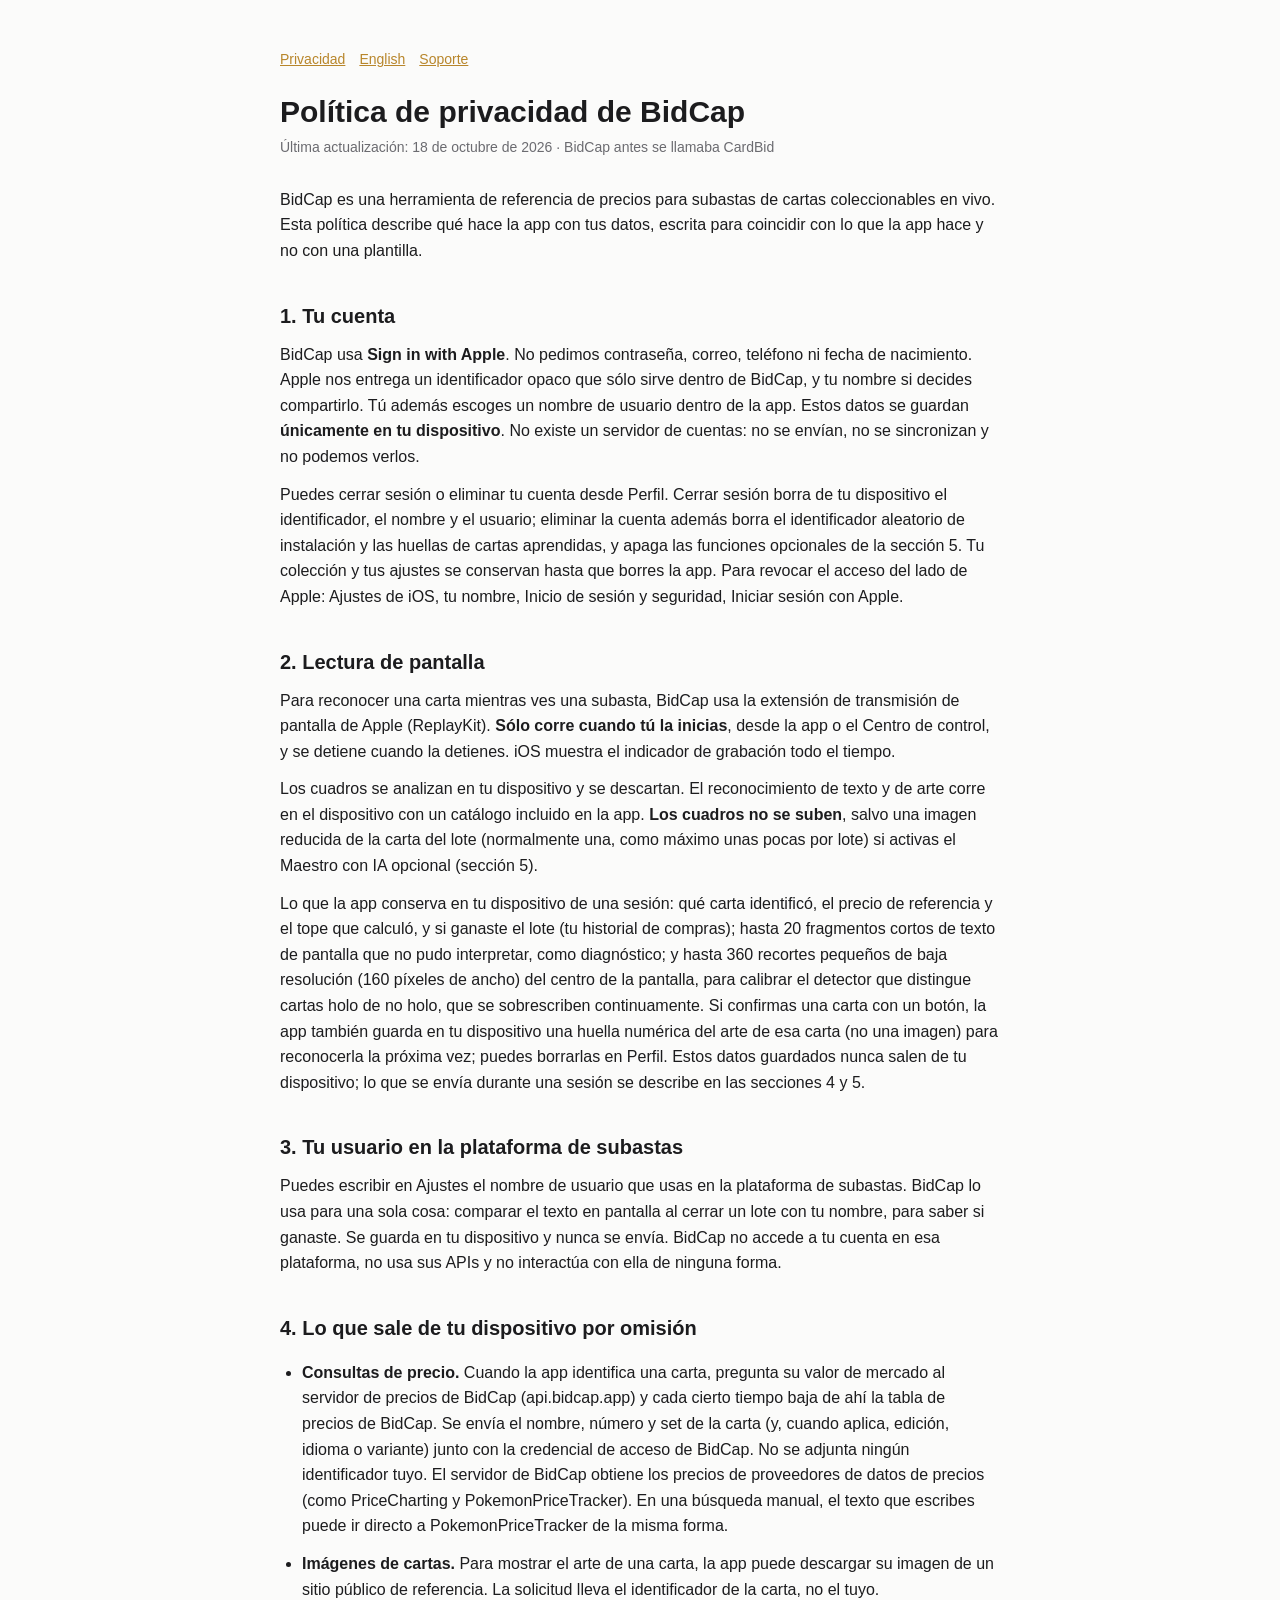
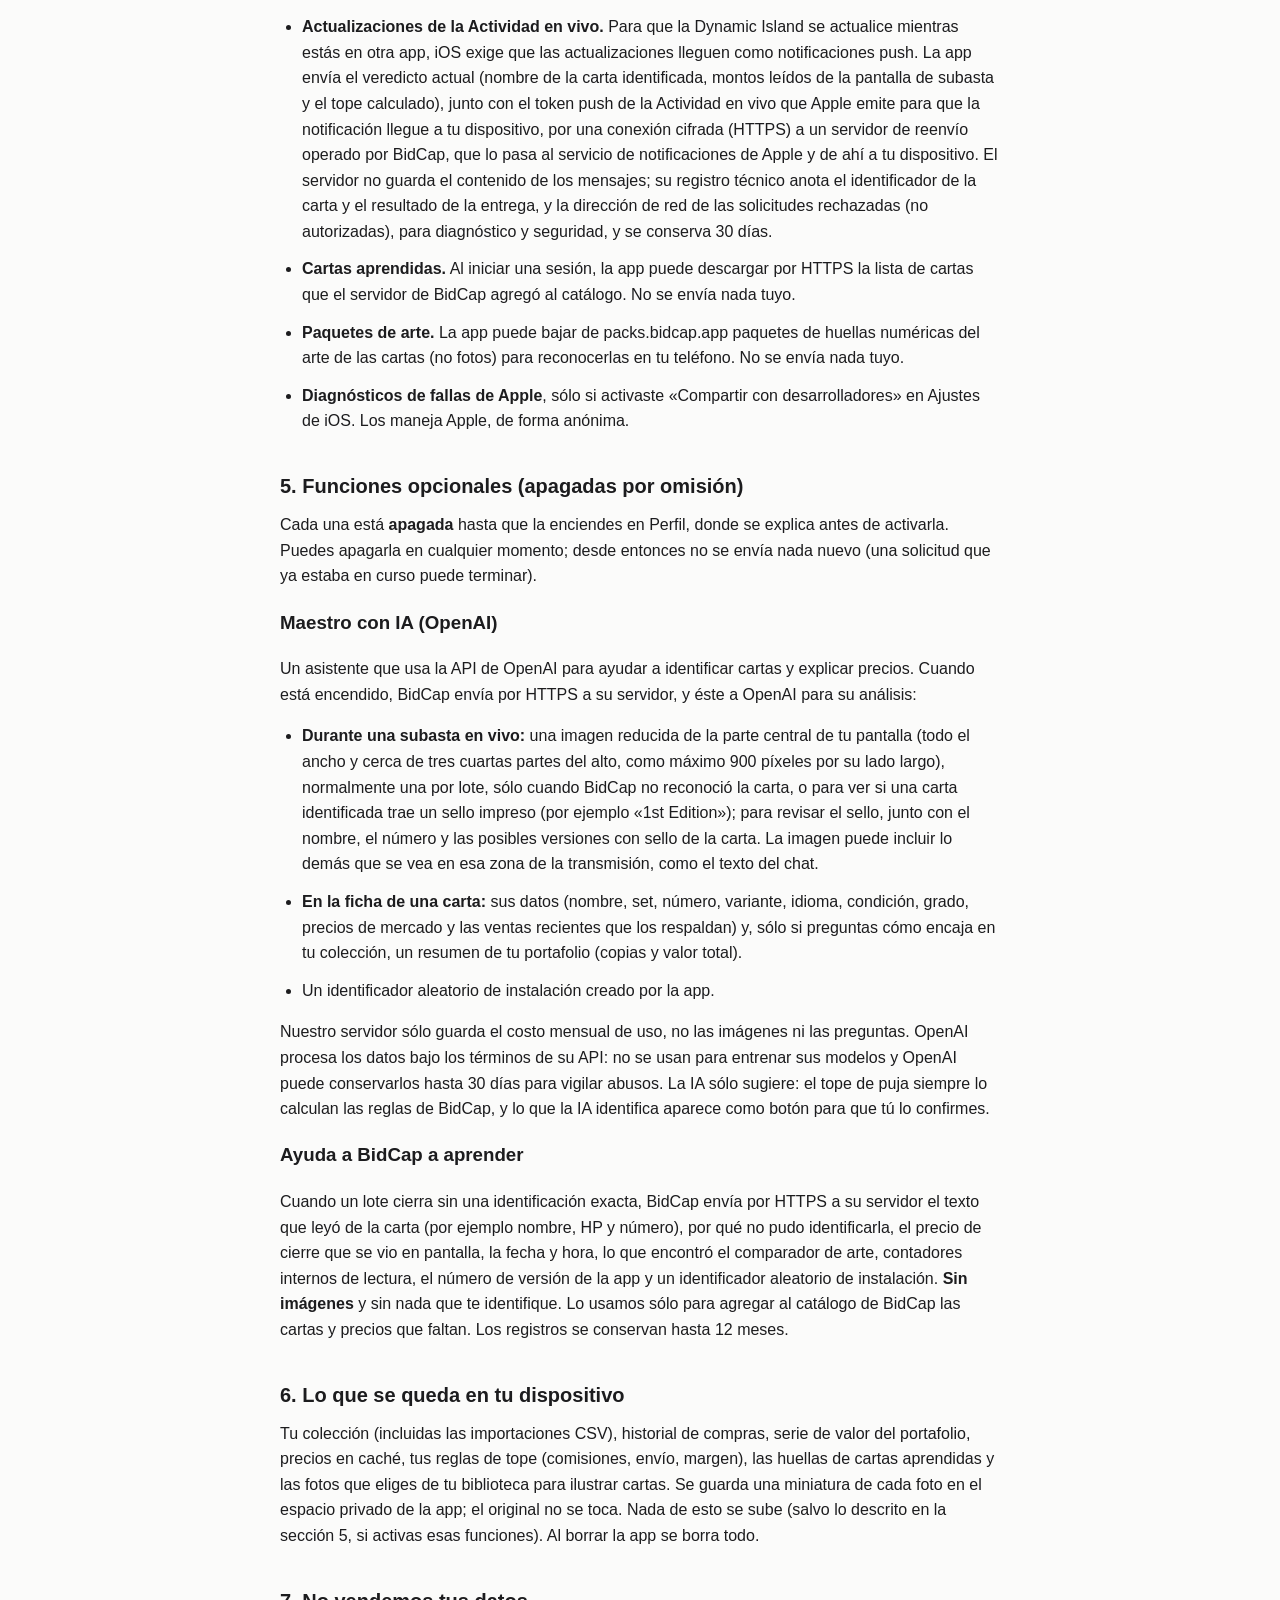
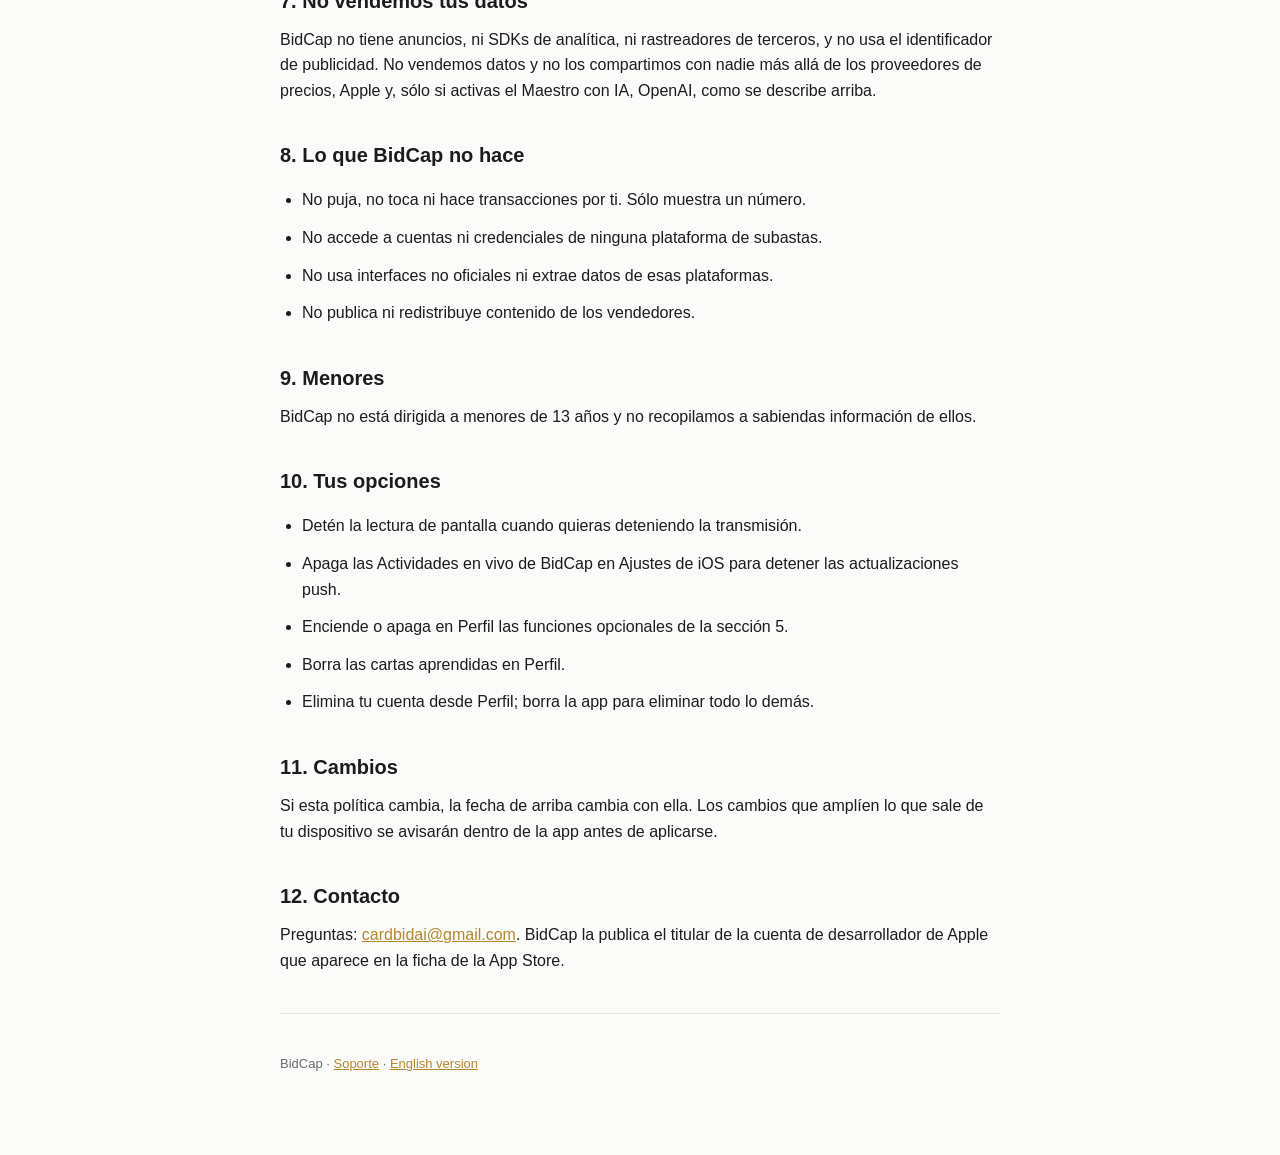
<file: index.html>
<!doctype html><html lang="es"><head><meta charset="utf-8"><meta name="viewport" content="width=device-width,initial-scale=1"><title>Política de privacidad · BidCap</title><link rel="stylesheet" href="estilo.css"></head><body><main>
<nav><a href="index.html">Privacidad</a><a href="privacy.html">English</a><a href="soporte.html">Soporte</a></nav>
<h1>Política de privacidad de BidCap</h1>
<div class="meta">Última actualización: 18 de octubre de 2026 · BidCap antes se llamaba CardBid</div>
<p>BidCap es una herramienta de referencia de precios para subastas de cartas coleccionables en vivo. Esta política describe qué hace la app con tus datos, escrita para coincidir con lo que la app hace y no con una plantilla.</p>
<h2>1. Tu cuenta</h2>
<p>BidCap usa <strong>Sign in with Apple</strong>. No pedimos contraseña, correo, teléfono ni fecha de nacimiento. Apple nos entrega un identificador opaco que sólo sirve dentro de BidCap, y tu nombre si decides compartirlo. Tú además escoges un nombre de usuario dentro de la app. Estos datos se guardan <strong>únicamente en tu dispositivo</strong>. No existe un servidor de cuentas: no se envían, no se sincronizan y no podemos verlos.</p>
<p>Puedes cerrar sesión o eliminar tu cuenta desde Perfil. Cerrar sesión borra de tu dispositivo el identificador, el nombre y el usuario; eliminar la cuenta además borra el identificador aleatorio de instalación y las huellas de cartas aprendidas, y apaga las funciones opcionales de la sección 5. Tu colección y tus ajustes se conservan hasta que borres la app. Para revocar el acceso del lado de Apple: Ajustes de iOS, tu nombre, Inicio de sesión y seguridad, Iniciar sesión con Apple.</p>
<h2>2. Lectura de pantalla</h2>
<p>Para reconocer una carta mientras ves una subasta, BidCap usa la extensión de transmisión de pantalla de Apple (ReplayKit). <strong>Sólo corre cuando tú la inicias</strong>, desde la app o el Centro de control, y se detiene cuando la detienes. iOS muestra el indicador de grabación todo el tiempo.</p>
<p>Los cuadros se analizan en tu dispositivo y se descartan. El reconocimiento de texto y de arte corre en el dispositivo con un catálogo incluido en la app. <strong>Los cuadros no se suben</strong>, salvo una imagen reducida de la carta del lote (normalmente una, como máximo unas pocas por lote) si activas el Maestro con IA opcional (sección 5).</p>
<p>Lo que la app conserva en tu dispositivo de una sesión: qué carta identificó, el precio de referencia y el tope que calculó, y si ganaste el lote (tu historial de compras); hasta 20 fragmentos cortos de texto de pantalla que no pudo interpretar, como diagnóstico; y hasta 360 recortes pequeños de baja resolución (160 píxeles de ancho) del centro de la pantalla, para calibrar el detector que distingue cartas holo de no holo, que se sobrescriben continuamente. Si confirmas una carta con un botón, la app también guarda en tu dispositivo una huella numérica del arte de esa carta (no una imagen) para reconocerla la próxima vez; puedes borrarlas en Perfil. Estos datos guardados nunca salen de tu dispositivo; lo que se envía durante una sesión se describe en las secciones 4 y 5.</p>
<h2>3. Tu usuario en la plataforma de subastas</h2>
<p>Puedes escribir en Ajustes el nombre de usuario que usas en la plataforma de subastas. BidCap lo usa para una sola cosa: comparar el texto en pantalla al cerrar un lote con tu nombre, para saber si ganaste. Se guarda en tu dispositivo y nunca se envía. BidCap no accede a tu cuenta en esa plataforma, no usa sus APIs y no interactúa con ella de ninguna forma.</p>
<h2>4. Lo que sale de tu dispositivo por omisión</h2>
<ul>
<li><strong>Consultas de precio.</strong> Cuando la app identifica una carta, pregunta su valor de mercado al servidor de precios de BidCap (api.bidcap.app) y cada cierto tiempo baja de ahí la tabla de precios de BidCap. Se envía el nombre, número y set de la carta (y, cuando aplica, edición, idioma o variante) junto con la credencial de acceso de BidCap. No se adjunta ningún identificador tuyo. El servidor de BidCap obtiene los precios de proveedores de datos de precios (como PriceCharting y PokemonPriceTracker). En una búsqueda manual, el texto que escribes puede ir directo a PokemonPriceTracker de la misma forma.</li>
<li><strong>Imágenes de cartas.</strong> Para mostrar el arte de una carta, la app puede descargar su imagen de un sitio público de referencia. La solicitud lleva el identificador de la carta, no el tuyo.</li>
<li><strong>Actualizaciones de la Actividad en vivo.</strong> Para que la Dynamic Island se actualice mientras estás en otra app, iOS exige que las actualizaciones lleguen como notificaciones push. La app envía el veredicto actual (nombre de la carta identificada, montos leídos de la pantalla de subasta y el tope calculado), junto con el token push de la Actividad en vivo que Apple emite para que la notificación llegue a tu dispositivo, por una conexión cifrada (HTTPS) a un servidor de reenvío operado por BidCap, que lo pasa al servicio de notificaciones de Apple y de ahí a tu dispositivo. El servidor no guarda el contenido de los mensajes; su registro técnico anota el identificador de la carta y el resultado de la entrega, y la dirección de red de las solicitudes rechazadas (no autorizadas), para diagnóstico y seguridad, y se conserva 30 días.</li>
<li><strong>Cartas aprendidas.</strong> Al iniciar una sesión, la app puede descargar por HTTPS la lista de cartas que el servidor de BidCap agregó al catálogo. No se envía nada tuyo.</li>
<li><strong>Paquetes de arte.</strong> La app puede bajar de packs.bidcap.app paquetes de huellas numéricas del arte de las cartas (no fotos) para reconocerlas en tu teléfono. No se envía nada tuyo.</li>
<li><strong>Diagnósticos de fallas de Apple</strong>, sólo si activaste «Compartir con desarrolladores» en Ajustes de iOS. Los maneja Apple, de forma anónima.</li>
</ul>
<h2>5. Funciones opcionales (apagadas por omisión)</h2>
<p>Cada una está <strong>apagada</strong> hasta que la enciendes en Perfil, donde se explica antes de activarla. Puedes apagarla en cualquier momento; desde entonces no se envía nada nuevo (una solicitud que ya estaba en curso puede terminar).</p>
<h3>Maestro con IA (OpenAI)</h3>
<p>Un asistente que usa la API de OpenAI para ayudar a identificar cartas y explicar precios. Cuando está encendido, BidCap envía por HTTPS a su servidor, y éste a OpenAI para su análisis:</p>
<ul>
<li><strong>Durante una subasta en vivo:</strong> una imagen reducida de la parte central de tu pantalla (todo el ancho y cerca de tres cuartas partes del alto, como máximo 900 píxeles por su lado largo), normalmente una por lote, sólo cuando BidCap no reconoció la carta, o para ver si una carta identificada trae un sello impreso (por ejemplo «1st Edition»); para revisar el sello, junto con el nombre, el número y las posibles versiones con sello de la carta. La imagen puede incluir lo demás que se vea en esa zona de la transmisión, como el texto del chat.</li>
<li><strong>En la ficha de una carta:</strong> sus datos (nombre, set, número, variante, idioma, condición, grado, precios de mercado y las ventas recientes que los respaldan) y, sólo si preguntas cómo encaja en tu colección, un resumen de tu portafolio (copias y valor total).</li>
<li>Un identificador aleatorio de instalación creado por la app.</li>
</ul>
<p>Nuestro servidor sólo guarda el costo mensual de uso, no las imágenes ni las preguntas. OpenAI procesa los datos bajo los términos de su API: no se usan para entrenar sus modelos y OpenAI puede conservarlos hasta 30 días para vigilar abusos. La IA sólo sugiere: el tope de puja siempre lo calculan las reglas de BidCap, y lo que la IA identifica aparece como botón para que tú lo confirmes.</p>
<h3>Ayuda a BidCap a aprender</h3>
<p>Cuando un lote cierra sin una identificación exacta, BidCap envía por HTTPS a su servidor el texto que leyó de la carta (por ejemplo nombre, HP y número), por qué no pudo identificarla, el precio de cierre que se vio en pantalla, la fecha y hora, lo que encontró el comparador de arte, contadores internos de lectura, el número de versión de la app y un identificador aleatorio de instalación. <strong>Sin imágenes</strong> y sin nada que te identifique. Lo usamos sólo para agregar al catálogo de BidCap las cartas y precios que faltan. Los registros se conservan hasta 12 meses.</p>
<h2>6. Lo que se queda en tu dispositivo</h2>
<p>Tu colección (incluidas las importaciones CSV), historial de compras, serie de valor del portafolio, precios en caché, tus reglas de tope (comisiones, envío, margen), las huellas de cartas aprendidas y las fotos que eliges de tu biblioteca para ilustrar cartas. Se guarda una miniatura de cada foto en el espacio privado de la app; el original no se toca. Nada de esto se sube (salvo lo descrito en la sección 5, si activas esas funciones). Al borrar la app se borra todo.</p>
<h2>7. No vendemos tus datos</h2>
<p>BidCap no tiene anuncios, ni SDKs de analítica, ni rastreadores de terceros, y no usa el identificador de publicidad. No vendemos datos y no los compartimos con nadie más allá de los proveedores de precios, Apple y, sólo si activas el Maestro con IA, OpenAI, como se describe arriba.</p>
<h2>8. Lo que BidCap no hace</h2>
<ul><li>No puja, no toca ni hace transacciones por ti. Sólo muestra un número.</li><li>No accede a cuentas ni credenciales de ninguna plataforma de subastas.</li><li>No usa interfaces no oficiales ni extrae datos de esas plataformas.</li><li>No publica ni redistribuye contenido de los vendedores.</li></ul>
<h2>9. Menores</h2><p>BidCap no está dirigida a menores de 13 años y no recopilamos a sabiendas información de ellos.</p>
<h2>10. Tus opciones</h2><ul><li>Detén la lectura de pantalla cuando quieras deteniendo la transmisión.</li><li>Apaga las Actividades en vivo de BidCap en Ajustes de iOS para detener las actualizaciones push.</li><li>Enciende o apaga en Perfil las funciones opcionales de la sección 5.</li><li>Borra las cartas aprendidas en Perfil.</li><li>Elimina tu cuenta desde Perfil; borra la app para eliminar todo lo demás.</li></ul>
<h2>11. Cambios</h2><p>Si esta política cambia, la fecha de arriba cambia con ella. Los cambios que amplíen lo que sale de tu dispositivo se avisarán dentro de la app antes de aplicarse.</p>
<h2>12. Contacto</h2><p>Preguntas: <a href="mailto:cardbidai@gmail.com">cardbidai@gmail.com</a>. BidCap la publica el titular de la cuenta de desarrollador de Apple que aparece en la ficha de la App Store.</p>
<hr><footer>BidCap · <a href="soporte.html">Soporte</a> · <a href="privacy.html">English version</a></footer>
</main></body></html>
</file>
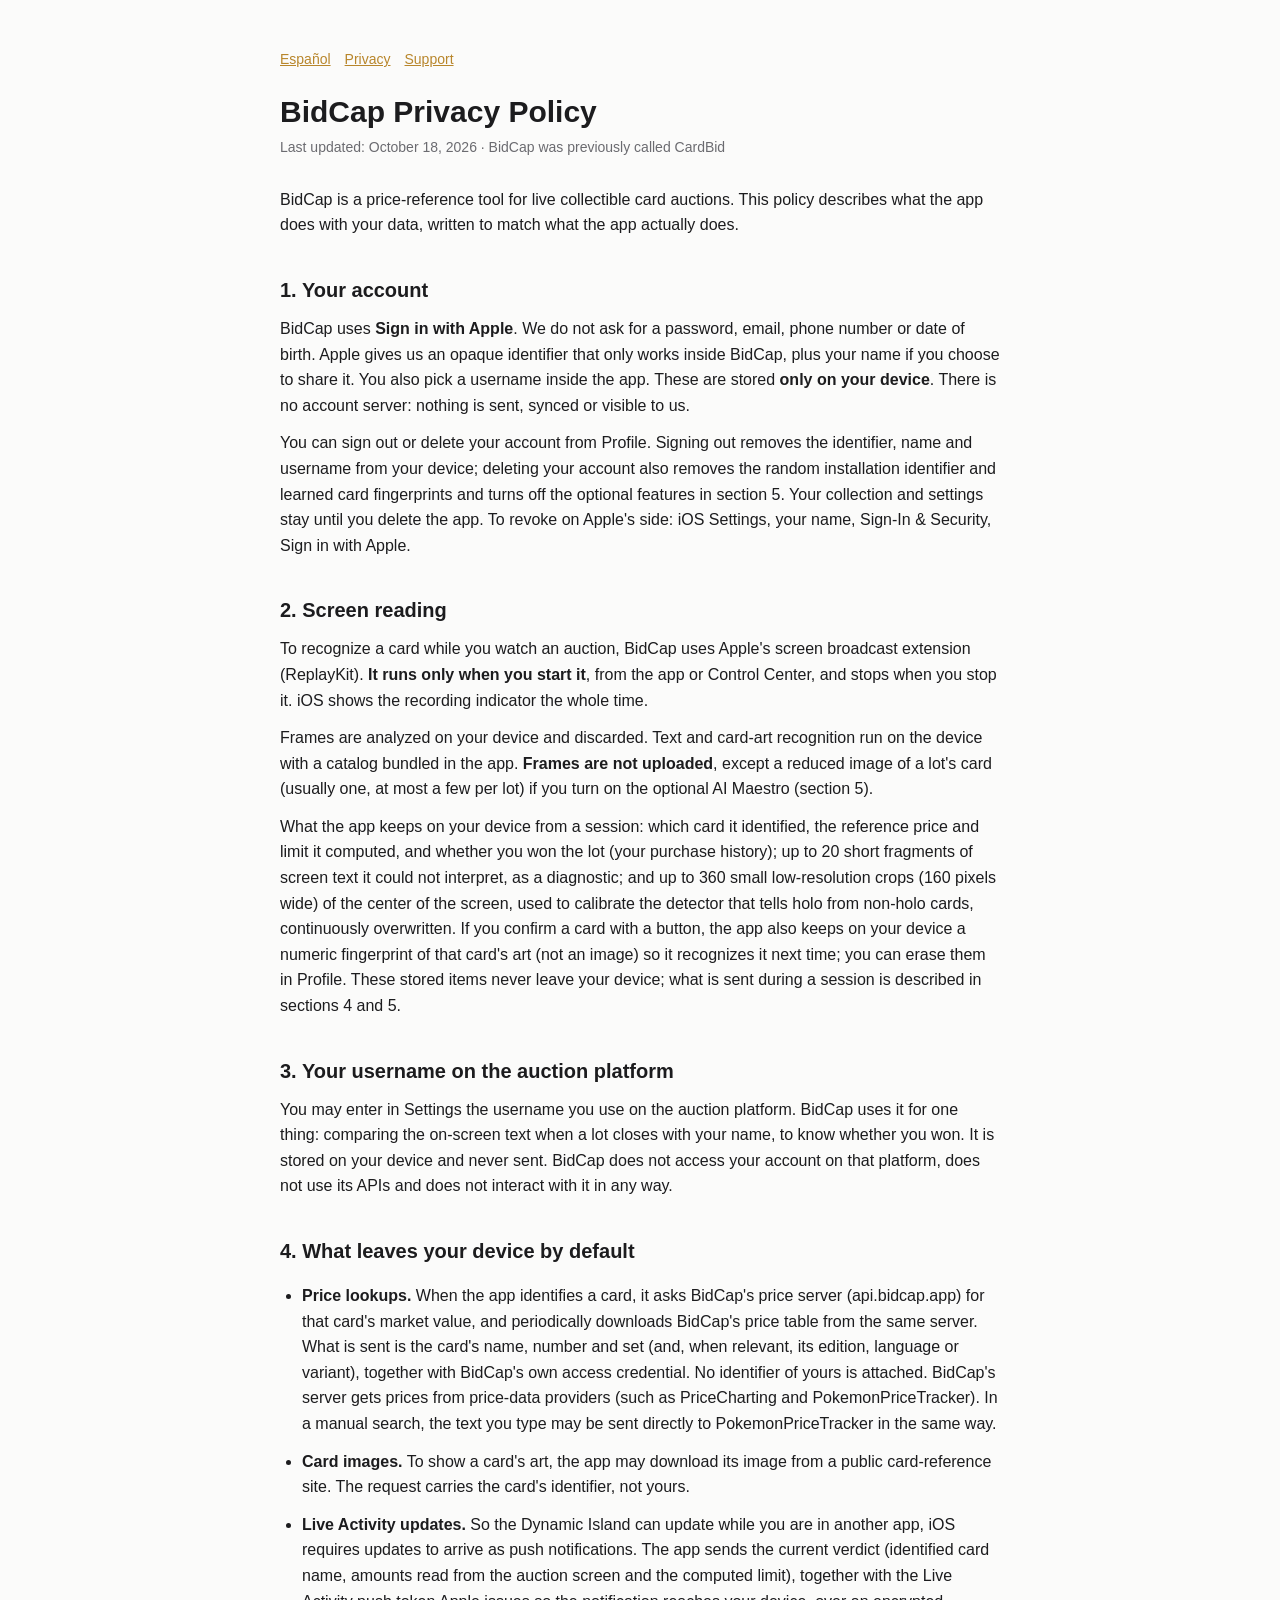
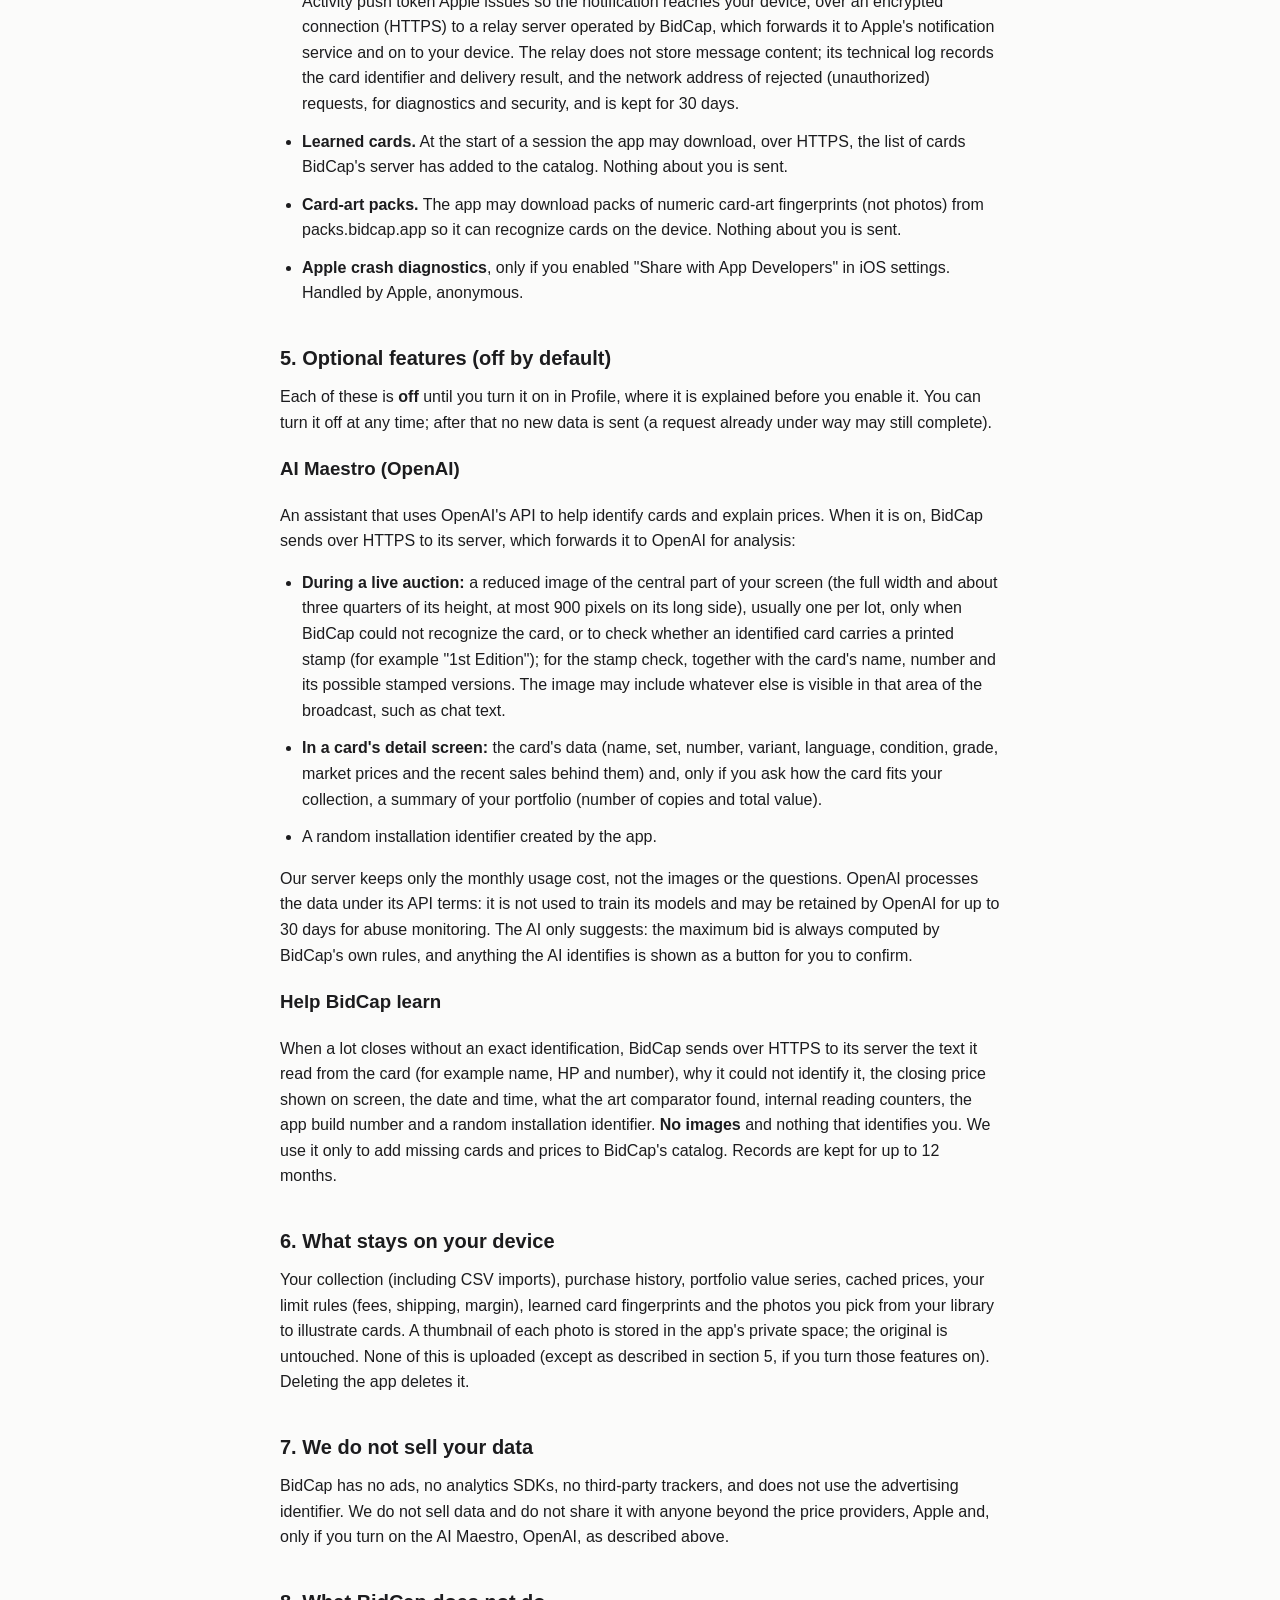
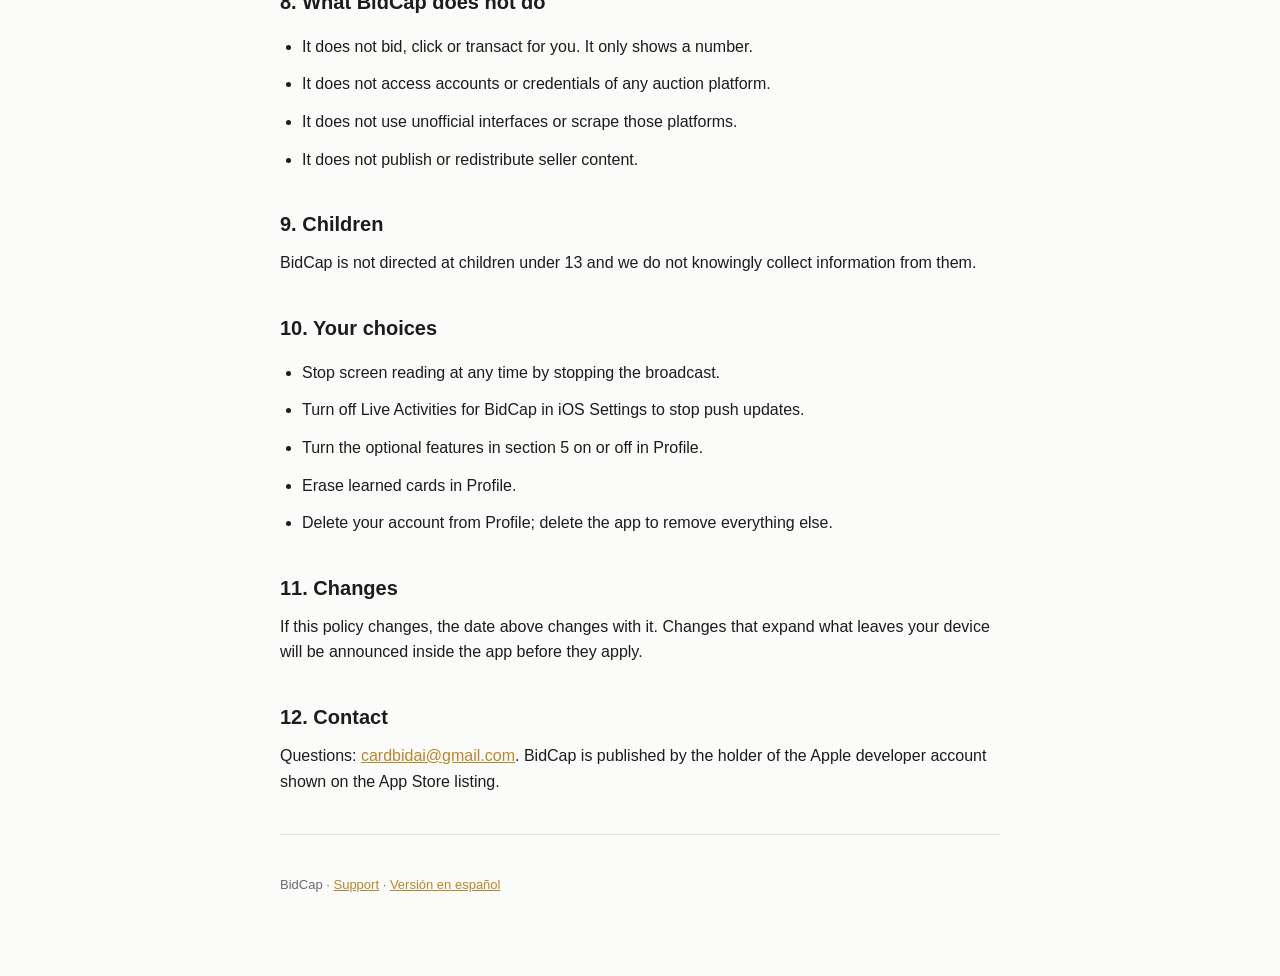
<file: privacy.html>
<!doctype html><html lang="en"><head><meta charset="utf-8"><meta name="viewport" content="width=device-width,initial-scale=1"><title>Privacy Policy · BidCap</title><link rel="stylesheet" href="estilo.css"></head><body><main>
<nav><a href="index.html">Español</a><a href="privacy.html">Privacy</a><a href="soporte.html">Support</a></nav>
<h1>BidCap Privacy Policy</h1>
<div class="meta">Last updated: October 18, 2026 · BidCap was previously called CardBid</div>
<p>BidCap is a price-reference tool for live collectible card auctions. This policy describes what the app does with your data, written to match what the app actually does.</p>
<h2>1. Your account</h2>
<p>BidCap uses <strong>Sign in with Apple</strong>. We do not ask for a password, email, phone number or date of birth. Apple gives us an opaque identifier that only works inside BidCap, plus your name if you choose to share it. You also pick a username inside the app. These are stored <strong>only on your device</strong>. There is no account server: nothing is sent, synced or visible to us.</p>
<p>You can sign out or delete your account from Profile. Signing out removes the identifier, name and username from your device; deleting your account also removes the random installation identifier and learned card fingerprints and turns off the optional features in section 5. Your collection and settings stay until you delete the app. To revoke on Apple's side: iOS Settings, your name, Sign-In &amp; Security, Sign in with Apple.</p>
<h2>2. Screen reading</h2>
<p>To recognize a card while you watch an auction, BidCap uses Apple's screen broadcast extension (ReplayKit). <strong>It runs only when you start it</strong>, from the app or Control Center, and stops when you stop it. iOS shows the recording indicator the whole time.</p>
<p>Frames are analyzed on your device and discarded. Text and card-art recognition run on the device with a catalog bundled in the app. <strong>Frames are not uploaded</strong>, except a reduced image of a lot's card (usually one, at most a few per lot) if you turn on the optional AI Maestro (section 5).</p>
<p>What the app keeps on your device from a session: which card it identified, the reference price and limit it computed, and whether you won the lot (your purchase history); up to 20 short fragments of screen text it could not interpret, as a diagnostic; and up to 360 small low-resolution crops (160 pixels wide) of the center of the screen, used to calibrate the detector that tells holo from non-holo cards, continuously overwritten. If you confirm a card with a button, the app also keeps on your device a numeric fingerprint of that card's art (not an image) so it recognizes it next time; you can erase them in Profile. These stored items never leave your device; what is sent during a session is described in sections 4 and 5.</p>
<h2>3. Your username on the auction platform</h2>
<p>You may enter in Settings the username you use on the auction platform. BidCap uses it for one thing: comparing the on-screen text when a lot closes with your name, to know whether you won. It is stored on your device and never sent. BidCap does not access your account on that platform, does not use its APIs and does not interact with it in any way.</p>
<h2>4. What leaves your device by default</h2>
<ul>
<li><strong>Price lookups.</strong> When the app identifies a card, it asks BidCap's price server (api.bidcap.app) for that card's market value, and periodically downloads BidCap's price table from the same server. What is sent is the card's name, number and set (and, when relevant, its edition, language or variant), together with BidCap's own access credential. No identifier of yours is attached. BidCap's server gets prices from price-data providers (such as PriceCharting and PokemonPriceTracker). In a manual search, the text you type may be sent directly to PokemonPriceTracker in the same way.</li>
<li><strong>Card images.</strong> To show a card's art, the app may download its image from a public card-reference site. The request carries the card's identifier, not yours.</li>
<li><strong>Live Activity updates.</strong> So the Dynamic Island can update while you are in another app, iOS requires updates to arrive as push notifications. The app sends the current verdict (identified card name, amounts read from the auction screen and the computed limit), together with the Live Activity push token Apple issues so the notification reaches your device, over an encrypted connection (HTTPS) to a relay server operated by BidCap, which forwards it to Apple's notification service and on to your device. The relay does not store message content; its technical log records the card identifier and delivery result, and the network address of rejected (unauthorized) requests, for diagnostics and security, and is kept for 30 days.</li>
<li><strong>Learned cards.</strong> At the start of a session the app may download, over HTTPS, the list of cards BidCap's server has added to the catalog. Nothing about you is sent.</li>
<li><strong>Card-art packs.</strong> The app may download packs of numeric card-art fingerprints (not photos) from packs.bidcap.app so it can recognize cards on the device. Nothing about you is sent.</li>
<li><strong>Apple crash diagnostics</strong>, only if you enabled "Share with App Developers" in iOS settings. Handled by Apple, anonymous.</li>
</ul>
<h2>5. Optional features (off by default)</h2>
<p>Each of these is <strong>off</strong> until you turn it on in Profile, where it is explained before you enable it. You can turn it off at any time; after that no new data is sent (a request already under way may still complete).</p>
<h3>AI Maestro (OpenAI)</h3>
<p>An assistant that uses OpenAI's API to help identify cards and explain prices. When it is on, BidCap sends over HTTPS to its server, which forwards it to OpenAI for analysis:</p>
<ul>
<li><strong>During a live auction:</strong> a reduced image of the central part of your screen (the full width and about three quarters of its height, at most 900 pixels on its long side), usually one per lot, only when BidCap could not recognize the card, or to check whether an identified card carries a printed stamp (for example "1st Edition"); for the stamp check, together with the card's name, number and its possible stamped versions. The image may include whatever else is visible in that area of the broadcast, such as chat text.</li>
<li><strong>In a card's detail screen:</strong> the card's data (name, set, number, variant, language, condition, grade, market prices and the recent sales behind them) and, only if you ask how the card fits your collection, a summary of your portfolio (number of copies and total value).</li>
<li>A random installation identifier created by the app.</li>
</ul>
<p>Our server keeps only the monthly usage cost, not the images or the questions. OpenAI processes the data under its API terms: it is not used to train its models and may be retained by OpenAI for up to 30 days for abuse monitoring. The AI only suggests: the maximum bid is always computed by BidCap's own rules, and anything the AI identifies is shown as a button for you to confirm.</p>
<h3>Help BidCap learn</h3>
<p>When a lot closes without an exact identification, BidCap sends over HTTPS to its server the text it read from the card (for example name, HP and number), why it could not identify it, the closing price shown on screen, the date and time, what the art comparator found, internal reading counters, the app build number and a random installation identifier. <strong>No images</strong> and nothing that identifies you. We use it only to add missing cards and prices to BidCap's catalog. Records are kept for up to 12 months.</p>
<h2>6. What stays on your device</h2>
<p>Your collection (including CSV imports), purchase history, portfolio value series, cached prices, your limit rules (fees, shipping, margin), learned card fingerprints and the photos you pick from your library to illustrate cards. A thumbnail of each photo is stored in the app's private space; the original is untouched. None of this is uploaded (except as described in section 5, if you turn those features on). Deleting the app deletes it.</p>
<h2>7. We do not sell your data</h2>
<p>BidCap has no ads, no analytics SDKs, no third-party trackers, and does not use the advertising identifier. We do not sell data and do not share it with anyone beyond the price providers, Apple and, only if you turn on the AI Maestro, OpenAI, as described above.</p>
<h2>8. What BidCap does not do</h2>
<ul><li>It does not bid, click or transact for you. It only shows a number.</li><li>It does not access accounts or credentials of any auction platform.</li><li>It does not use unofficial interfaces or scrape those platforms.</li><li>It does not publish or redistribute seller content.</li></ul>
<h2>9. Children</h2><p>BidCap is not directed at children under 13 and we do not knowingly collect information from them.</p>
<h2>10. Your choices</h2><ul><li>Stop screen reading at any time by stopping the broadcast.</li><li>Turn off Live Activities for BidCap in iOS Settings to stop push updates.</li><li>Turn the optional features in section 5 on or off in Profile.</li><li>Erase learned cards in Profile.</li><li>Delete your account from Profile; delete the app to remove everything else.</li></ul>
<h2>11. Changes</h2><p>If this policy changes, the date above changes with it. Changes that expand what leaves your device will be announced inside the app before they apply.</p>
<h2>12. Contact</h2><p>Questions: <a href="mailto:cardbidai@gmail.com">cardbidai@gmail.com</a>. BidCap is published by the holder of the Apple developer account shown on the App Store listing.</p>
<hr><footer>BidCap · <a href="soporte.html">Support</a> · <a href="index.html">Versión en español</a></footer>
</main></body></html>
</file>
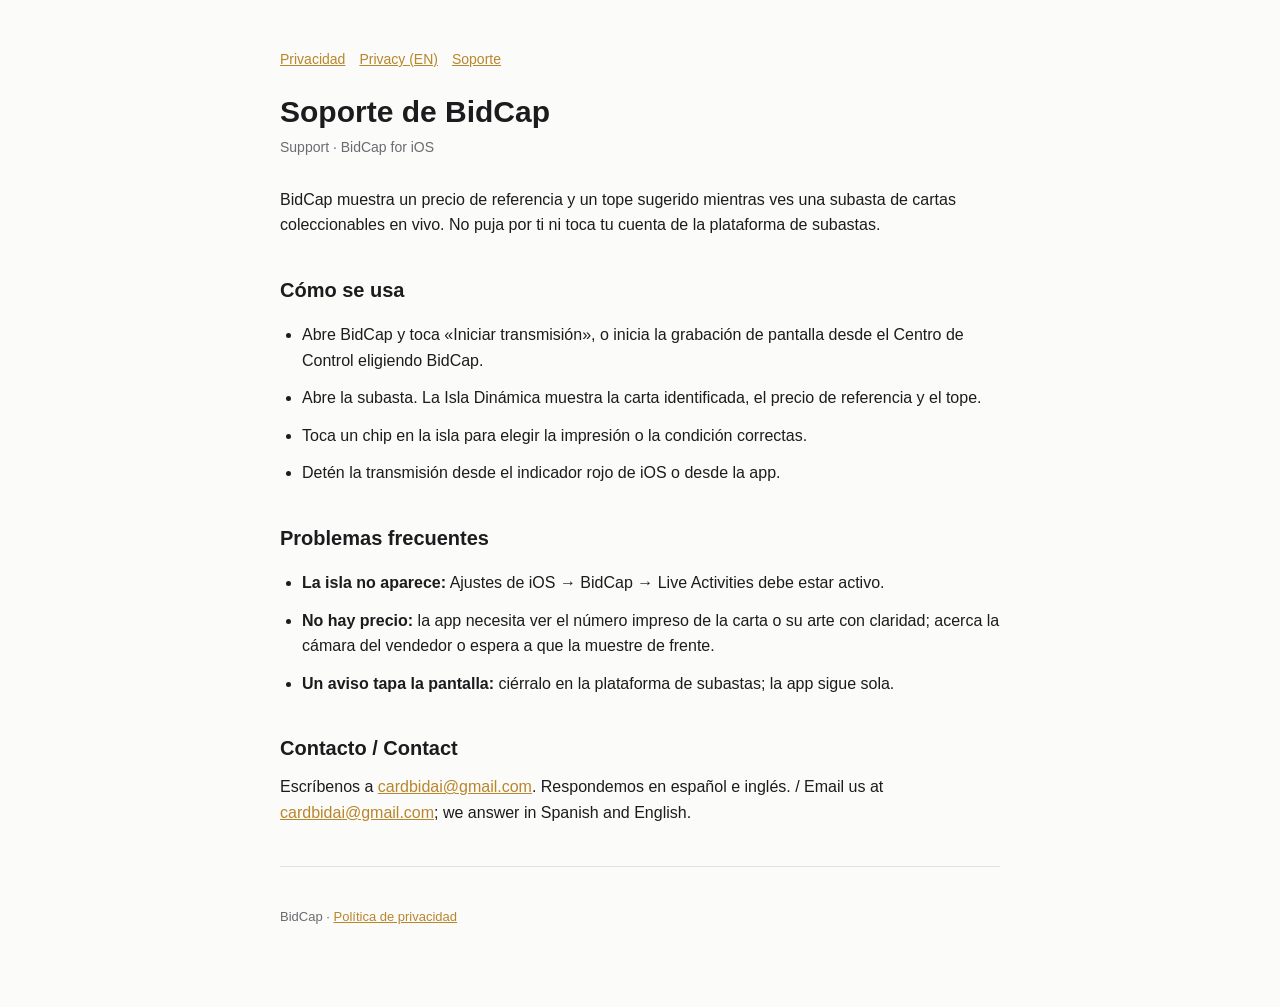
<file: soporte.html>
<!doctype html><html lang="es"><head><meta charset="utf-8"><meta name="viewport" content="width=device-width,initial-scale=1"><title>Soporte · BidCap</title><link rel="stylesheet" href="estilo.css"></head><body><main>
<nav><a href="index.html">Privacidad</a><a href="privacy.html">Privacy (EN)</a><a href="soporte.html">Soporte</a></nav>
<h1>Soporte de BidCap</h1>
<div class="meta">Support · BidCap for iOS</div>
<p>BidCap muestra un precio de referencia y un tope sugerido mientras ves una subasta de cartas coleccionables en vivo. No puja por ti ni toca tu cuenta de la plataforma de subastas.</p>
<h2>Cómo se usa</h2>
<ul><li>Abre BidCap y toca «Iniciar transmisión», o inicia la grabación de pantalla desde el Centro de Control eligiendo BidCap.</li><li>Abre la subasta. La Isla Dinámica muestra la carta identificada, el precio de referencia y el tope.</li><li>Toca un chip en la isla para elegir la impresión o la condición correctas.</li><li>Detén la transmisión desde el indicador rojo de iOS o desde la app.</li></ul>
<h2>Problemas frecuentes</h2>
<ul><li><strong>La isla no aparece:</strong> Ajustes de iOS → BidCap → Live Activities debe estar activo.</li><li><strong>No hay precio:</strong> la app necesita ver el número impreso de la carta o su arte con claridad; acerca la cámara del vendedor o espera a que la muestre de frente.</li><li><strong>Un aviso tapa la pantalla:</strong> ciérralo en la plataforma de subastas; la app sigue sola.</li></ul>
<h2>Contacto / Contact</h2>
<p>Escríbenos a <a href="mailto:cardbidai@gmail.com">cardbidai@gmail.com</a>. Respondemos en español e inglés. / Email us at <a href="mailto:cardbidai@gmail.com">cardbidai@gmail.com</a>; we answer in Spanish and English.</p>
<hr><footer>BidCap · <a href="index.html">Política de privacidad</a></footer>
</main></body></html>
</file>
<file: estilo.css>
:root{color-scheme:light dark;--fg:#1c1c1e;--bg:#fbfbfa;--mut:#6b6b70;--acc:#b8862b;--line:#e4e2dc}
@media (prefers-color-scheme:dark){:root{--fg:#ececea;--bg:#131314;--mut:#9a9aa0;--acc:#d9a53d;--line:#2c2c2f}}
body{margin:0;background:var(--bg);color:var(--fg);font:16px/1.6 -apple-system,BlinkMacSystemFont,"Helvetica Neue",Arial,sans-serif}
main{max-width:720px;margin:0 auto;padding:48px 24px 80px}
h1{font-size:30px;line-height:1.2;margin:0 0 6px}h2{font-size:20px;margin:36px 0 10px}
.meta{color:var(--mut);font-size:14px;margin-bottom:28px}
a{color:var(--acc)}p,li{margin:0 0 12px}ul{padding-left:22px}
nav{font-size:14px;color:var(--mut);margin-bottom:24px}nav a{margin-right:14px}
hr{border:0;border-top:1px solid var(--line);margin:40px 0}
footer{color:var(--mut);font-size:13px}
</file>
